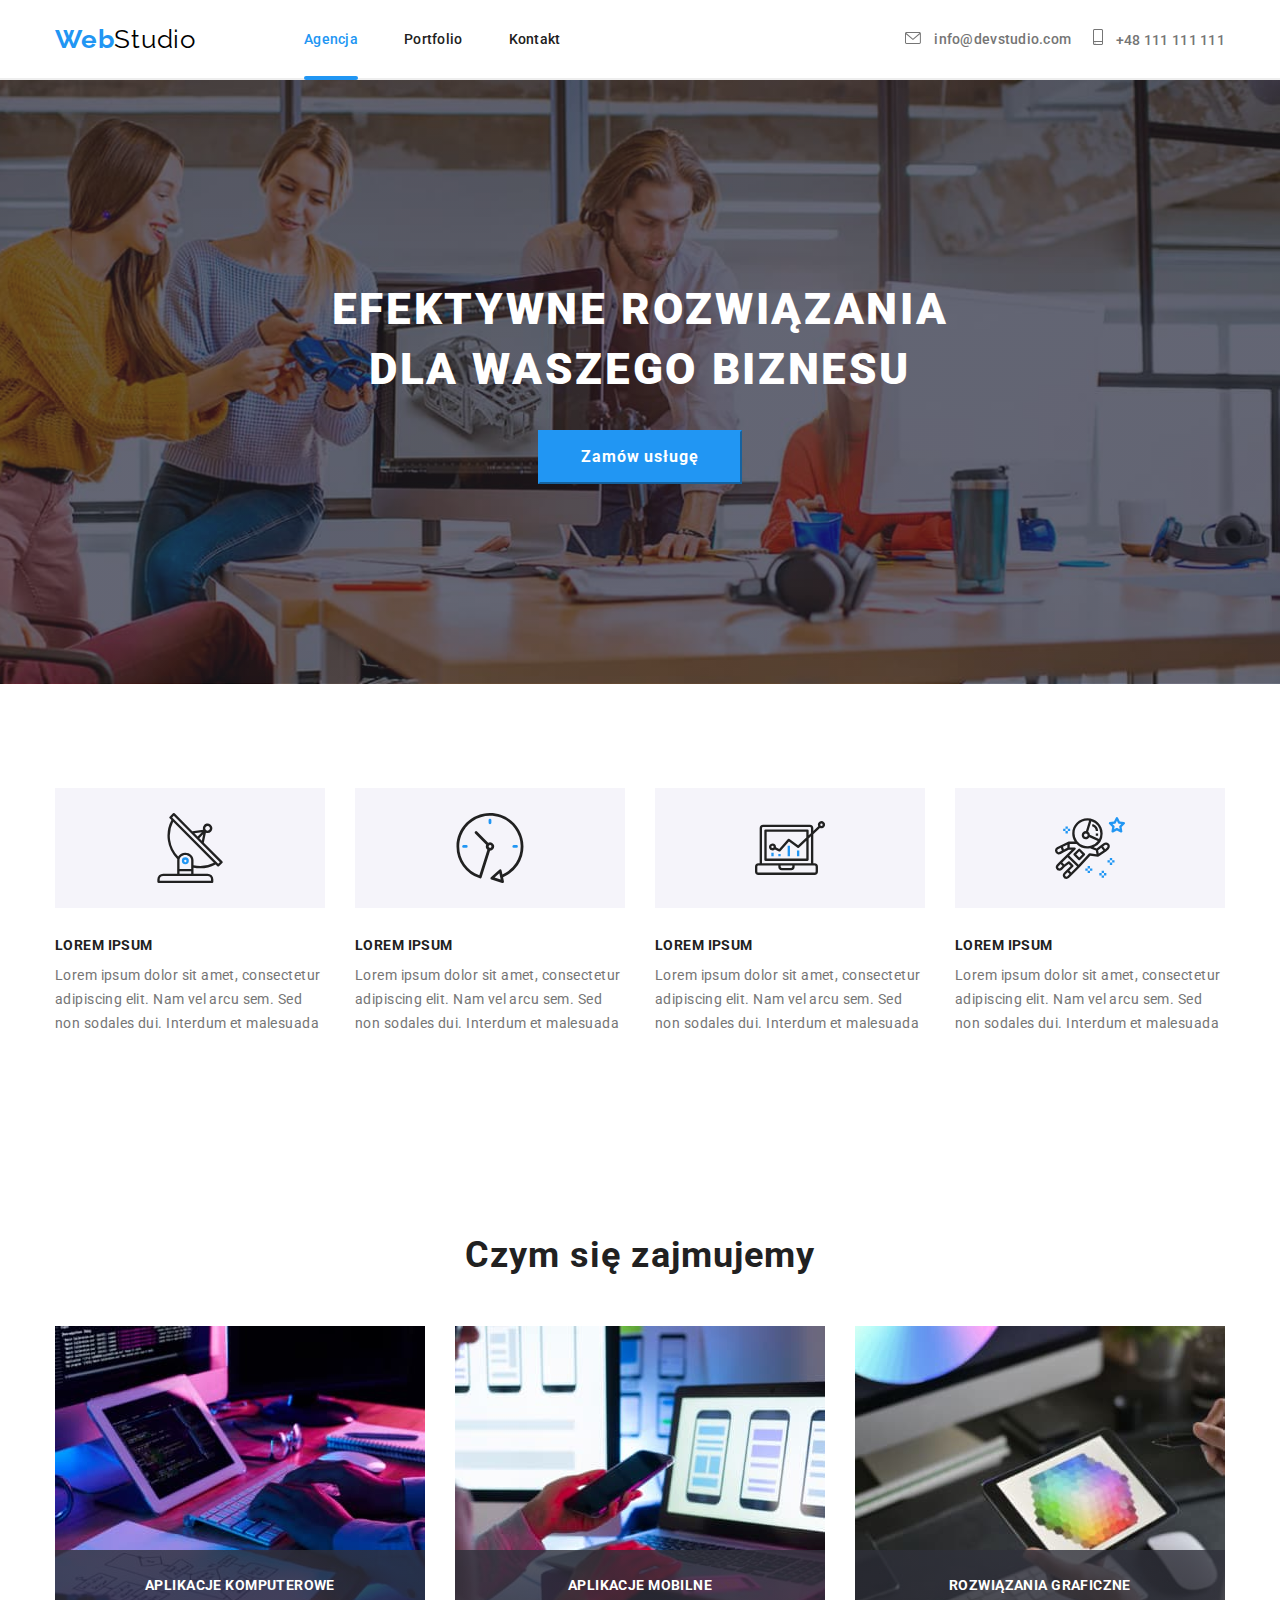
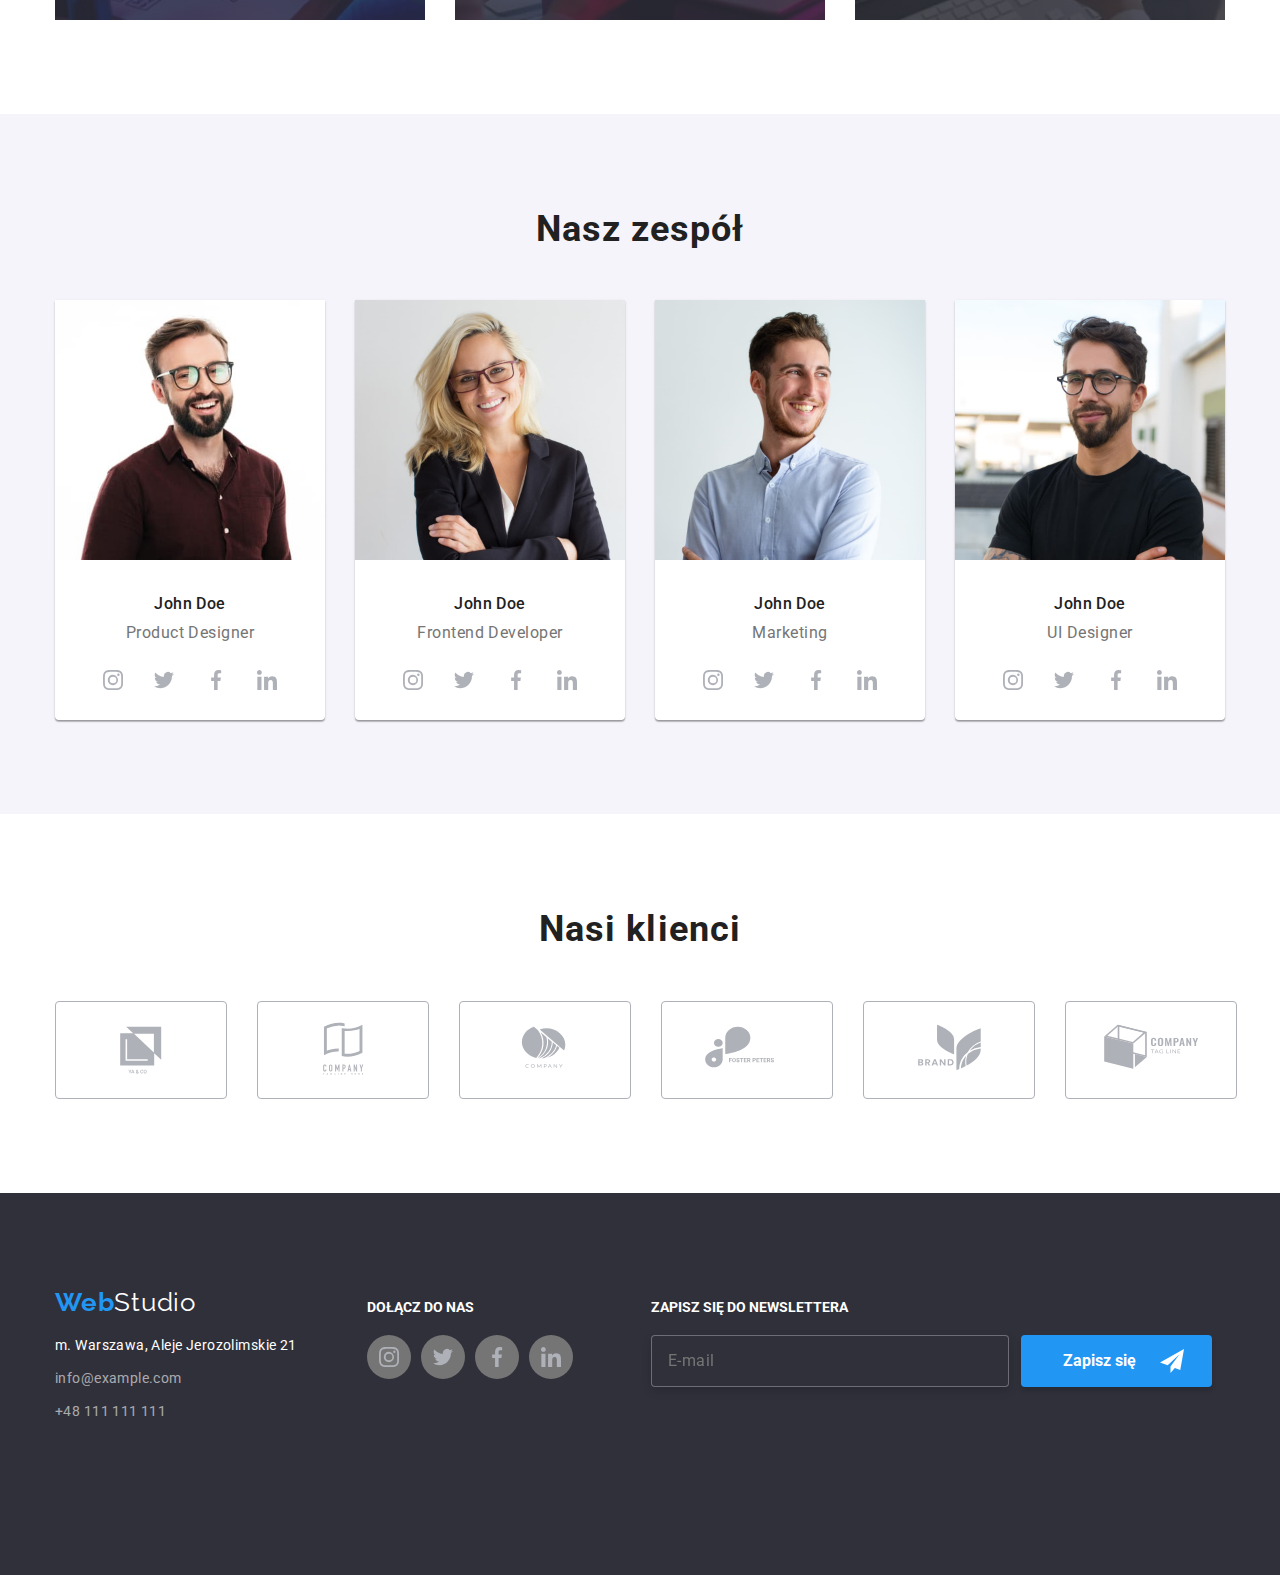
<file: index.html>
<!DOCTYPE html>
<html lang="pl">
  <head>
    <meta charset="UTF-8" />
    <meta http-equiv="X-UA-Compatible" content="IE=edge" />
    <meta name="viewport" content="width=device-width, initial-scale=1.0" />
    <link rel="preconnect" href="https://fonts.googleapis.com" />
    <link rel="preconnect" href="https://fonts.gstatic.com" crossorigin />
    <link
      href="https://fonts.googleapis.com/css2?family=Oleo+Script&family=Raleway:wght@700&family=Roboto:wght@400;500;700;900&display=swap"
      rel="stylesheet"
    />
    <link
      rel="stylesheet"
      href="https://cdnjs.cloudflare.com/ajax/libs/modern-normalize/1.0.0/modern-normalize.min.css"
    />
    <link rel="stylesheet" href="./css/main.min.css" />

    <title>Agencja</title>
  </head>
  <body>
    <header>
      <!-- LOGO -->
      <section class="container-header">
        <div class="container">
          <p class="logo">
            <a class="logo__link" href="./index.html">
              <span class="logo__link logo__link--blue">Web</span
              ><span class="logo__link logo__link--black">Studio</span>
            </a>
          </p>
          <!-- Nawigacja do innych stron -->
          <nav class="nav">
            <ul class="nav__list">
              <li class="nav__item">
                <a class="nav__link nav__link--active" href="./index.html"
                  >Agencja</a
                >
              </li>
              <li class="nav__item">
                <a class="nav__link" href="./portfolio.html">Portfolio</a>
              </li>
              <li class="nav__item">
                <a class="nav__link" href="/Kontakt">Kontakt</a>
              </li>
            </ul>
          </nav>
          <!-- kontakt -->
          <ul class="contact">
            <li class="contact__item">
              <a class="contact__link" href="mailto:info@devstudio.com">
                <svg class="contact__icon" width="16px" height="12px">
                  <use xlink:href="./images/icons.svg#icon-envelope"></use>
                </svg>
                info@devstudio.com
              </a>
            </li>
            <li class="contact__item">
              <a class="contact__link" href="tel:+48111111111">
                <svg class="contact__icon" width="10px" height="16px">
                  <use xlink:href="./images/icons.svg#icon-smartphone"></use>
                </svg>
                +48 111 111 111
              </a>
            </li>
          </ul>
        </div>
      </section>
    </header>

    <main>
      <!-- Intro -->
      <section class="intro">
        <div class="container container--h1">
          <h1 class="intro__heading">
            EFEKTYWNE ROZWIĄZANIA DLA WASZEGO BIZNESU
          </h1>
          <button type="button" class="intro__button" data-modal-open>
            Zamów usługę
          </button>
        </div>
      </section>

      <!-- Sekcja Why us? Lorem Ipsum -->
      <section class="section">
        <div class="container container--describe">
          <h2 class="header-2 header-2--hide">Dlaczego warto nas wybrać?</h2>
          <ul class="card-set">
            <li class="card-set__item">
              <div class="card-set__image">
                <svg class="card-set__icon" width="70" height="70">
                  <use xlink:href="./images/icons.svg#icon-antenna-1"></use>
                </svg>
              </div>
              <h3 class="card-set__title">LOREM IPSUM</h3>
              <p class="card-set__text">
                Lorem ipsum dolor sit amet, consectetur adipiscing elit. Nam vel
                arcu sem. Sed non sodales dui. Interdum et malesuada
              </p>
            </li>
            <li class="card-set__item">
              <div class="card-set__image">
                <svg class="card-set__icon" width="70" height="70">
                  <use xlink:href="./images/icons.svg#icon-clock-1"></use>
                </svg>
              </div>
              <h3 class="card-set__title">LOREM IPSUM</h3>
              <p class="card-set__text">
                Lorem ipsum dolor sit amet, consectetur adipiscing elit. Nam vel
                arcu sem. Sed non sodales dui. Interdum et malesuada
              </p>
            </li>
            <li class="card-set__item">
              <div class="card-set__image">
                <svg class="card-set__icon" width="70" height="70">
                  <use xlink:href="./images/icons.svg#icon-diagram-1"></use>
                </svg>
              </div>
              <h3 class="card-set__title">LOREM IPSUM</h3>
              <p class="card-set__text">
                Lorem ipsum dolor sit amet, consectetur adipiscing elit. Nam vel
                arcu sem. Sed non sodales dui. Interdum et malesuada
              </p>
            </li>
            <li class="card-set__item">
              <div class="card-set__image">
                <svg class="card-set__icon" width="70" height="70">
                  <use xlink:href="./images/icons.svg#icon-astronaut-1 "></use>
                </svg>
              </div>
              <h3 class="card-set__title">LOREM IPSUM</h3>
              <p class="card-set__text">
                Lorem ipsum dolor sit amet, consectetur adipiscing elit. Nam vel
                arcu sem. Sed non sodales dui. Interdum et malesuada
              </p>
            </li>
          </ul>
        </div>
      </section>
      <!-- Sekcja Czym się zajmujemy -->
      <section class="section">
        <div class="container container--img">
          <h2 class="header-2">Czym się zajmujemy</h2>
          <ul class="What-we-do">
            <li class="What-we-do__item">
              <img
                class="What-we-do__img"
                src="images/img.jpg"
                alt="laptop"
                width="370"
                height="294"
              />
              <p class="What-we-do__text">aplikacje komputerowe</p>
            </li>
            <li class="What-we-do__item">
              <img
                class="What-we-do__img"
                src="images/img(1).jpg"
                alt="laptop i pilot"
                width="370"
                height="294"
              />
              <p class="What-we-do__text">aplikacje mobilne</p>
            </li>
            <li class="What-we-do__item">
              <img
                class="What-we-do__img"
                src="images/img(2).jpg"
                alt="tablet/komórka"
                width="370"
                height="294"
              />
              <p class="What-we-do__text">rozwiązania graficzne</p>
            </li>
          </ul>
        </div>
      </section>
      <!-- Sekcja Nasz Zespół team -->
      <section class="section section--team">
        <div class="container container--img">
          <h2 class="header-2">Nasz zespół</h2>

          <ul class="team">
            <li class="team__item">
              <img
                class="team__img"
                src="images/img(3).jpg"
                alt="Product Designer"
                width="270"
                height="260"
              />

              <div class="team__names">John Doe</div>
              <p class="team__position">Product Designer</p>
              <div class="social-media">
                <a class="social-media__item" href="">
                  <svg class="social-media__icon" width="20" height="20">
                    <use xlink:href="./images/icons.svg#icon-instagram-2"></use>
                  </svg>
                </a>
                <a class="social-media__item" href="">
                  <svg class="social-media__icon" width="20" height="20">
                    <use xlink:href="./images/icons.svg#icon-twitter-1"></use>
                  </svg>
                </a>
                <a class="social-media__item" href="">
                  <svg class="social-media__icon" width="20" height="20">
                    <use xlink:href="./images/icons.svg#icon-facebook-1"></use>
                  </svg>
                </a>
                <a class="social-media__item" href="">
                  <svg class="social-media__icon" width="20px" height="20px">
                    <use xlink:href="./images/icons.svg#icon-linkedin-1"></use>
                  </svg>
                </a>
              </div>
            </li>
            <li class="team__item">
              <img
                class="team__img"
                src="images/img(4).jpg"
                alt="Frontend Developer"
                width="270"
                height="260"
              />

              <div class="team__names">John Doe</div>
              <p class="team__position">Frontend Developer</p>
              <div class="social-media">
                <a class="social-media__item" href="">
                  <svg class="social-media__icon" width="20" height="20">
                    <use xlink:href="./images/icons.svg#icon-instagram-2"></use>
                  </svg>
                </a>
                <a class="social-media__item" href="">
                  <svg class="social-media__icon" width="20" height="20">
                    <use xlink:href="./images/icons.svg#icon-twitter-1"></use>
                  </svg>
                </a>
                <a class="social-media__item" href="">
                  <svg class="social-media__icon" width="20" height="20">
                    <use xlink:href="./images/icons.svg#icon-facebook-1"></use>
                  </svg>
                </a>
                <a class="social-media__item" href="">
                  <svg class="social-media__icon" width="20px" height="20px">
                    <use xlink:href="./images/icons.svg#icon-linkedin-1"></use>
                  </svg>
                </a>
              </div>
            </li>
            <li class="team__item">
              <img
                class="team__img"
                src="images/img(5).jpg"
                alt="Marketing"
                width="270"
                height="260"
              />

              <div class="team__names">John Doe</div>
              <p class="team__position">Marketing</p>
              <div class="social-media">
                <a class="social-media__item" href="">
                  <svg class="social-media__icon" width="20" height="20">
                    <use xlink:href="./images/icons.svg#icon-instagram-2"></use>
                  </svg>
                </a>
                <a class="social-media__item" href="">
                  <svg class="social-media__icon" width="20" height="20">
                    <use xlink:href="./images/icons.svg#icon-twitter-1"></use>
                  </svg>
                </a>
                <a class="social-media__item" href="">
                  <svg class="social-media__icon" width="20" height="20">
                    <use xlink:href="./images/icons.svg#icon-facebook-1"></use>
                  </svg>
                </a>
                <a class="social-media__item" href="">
                  <svg class="social-media__icon" width="20px" height="20px">
                    <use xlink:href="./images/icons.svg#icon-linkedin-1"></use>
                  </svg>
                </a>
              </div>
            </li>
            <li class="team__item">
              <img
                class="team__img"
                src="images/img(6).jpg"
                alt="UI Designer"
                width="270"
                height="260"
              />

              <div class="team__names">John Doe</div>
              <p class="team__position">UI Designer</p>
              <div class="social-media">
                <a class="social-media__item" href="">
                  <svg class="social-media__icon" width="20" height="20">
                    <use xlink:href="./images/icons.svg#icon-instagram-2"></use>
                  </svg>
                </a>
                <a class="social-media__item" href="">
                  <svg class="social-media__icon" width="20" height="20">
                    <use xlink:href="./images/icons.svg#icon-twitter-1"></use>
                  </svg>
                </a>
                <a class="social-media__item" href="">
                  <svg class="social-media__icon" width="20" height="20">
                    <use xlink:href="./images/icons.svg#icon-facebook-1"></use>
                  </svg>
                </a>
                <a class="social-media__item" href="">
                  <svg class="social-media__icon" width="20px" height="20px">
                    <use xlink:href="./images/icons.svg#icon-linkedin-1"></use>
                  </svg>
                </a>
              </div>
            </li>
          </ul>
        </div>
      </section>
      <!-- Sekcja Nasi Klienci clients -->
      <section class="section">
        <div class="container container--img">
          <h2 class="header-2">Nasi klienci</h2>
          <ul class="clients">
            <li class="clients__item">
              <a class="client__link" href="">
                <svg class="clients__icon" width="170px" height="92px">
                  <use xlink:href="./images/icons.svg#icon-client-1"></use>
                </svg>
              </a>
            </li>
            <li class="clients__item">
              <a class="client__link" href="">
                <svg class="clients__icon" width="170px" height="92px">
                  <use xlink:href="./images/icons.svg#icon-client-2"></use>
                </svg>
              </a>
            </li>
            <li class="clients__item">
              <a class="client__link" href="">
                <svg class="clients__icon" width="170px" height="92px">
                  <use xlink:href="./images/icons.svg#icon-client-3"></use>
                </svg>
              </a>
            </li>
            <li class="clients__item">
              <a class="client__link" href="">
                <svg class="clients__icon" width="170px" height="92px">
                  <use xlink:href="./images/icons.svg#icon-client-4"></use>
                </svg>
              </a>
            </li>
            <li class="clients__item">
              <a class="client__link" href="">
                <svg class="clients__icon" width="170px" height="92px">
                  <use xlink:href="./images/icons.svg#icon-client-5"></use>
                </svg>
              </a>
            </li>
            <li class="clients__item">
              <a class="client__link" href="">
                <svg class="clients__icon" width="170px" height="92px">
                  <use xlink:href="./images/icons.svg#icon-client-6"></use>
                </svg>
              </a>
            </li>
          </ul>
        </div>
      </section>
    </main>
    <!-- footer -->
    <footer class="section section--footer">
      <div class="container container--footer">
        <div class="container-contact">
          <p class="logo">
            <a class="logo__link" href=""
              ><span class="logo__link logo__link--blue">Web</span
              ><span class="logo__link logo__link--white">Studio</span></a
            >
          </p>
          <address class="footer-data">
            <p class="footer-data__address">
              m. Warszawa, Aleje Jerozolimskie 21
            </p>

            <ul class="footer-data__contact">
              <li class="footer-data__item">
                <a class="footer-data__link" href="mailto:info@example.com"
                  >info@example.com</a
                >
              </li>
              <li class="footer-data__item">
                <a class="footer-data__link" href="tel:+48111111111"
                  >+48 111 111 111</a
                >
              </li>
            </ul>
          </address>
        </div>
        <div class="social-footer">
          <p class="social-footer__text">Dołącz do nas</p>
          <div class="social-media1">
            <a class="social-media1__item" href="">
              <svg class="social-media1__icon" width="20" height="20">
                <use xlink:href="./images/icons.svg#icon-instagram-2"></use>
              </svg>
            </a>
            <a class="social-media1__item" href="">
              <svg class="social-media1__icon" width="20" height="20">
                <use xlink:href="./images/icons.svg#icon-twitter-1"></use>
              </svg>
            </a>
            <a class="social-media1__item" href="">
              <svg class="social-media1__icon" width="20" height="20">
                <use xlink:href="./images/icons.svg#icon-facebook-1"></use>
              </svg>
            </a>
            <a class="social-media1__item" href="">
              <svg class="social-media1__icon" width="20px" height="20px">
                <use xlink:href="./images/icons.svg#icon-linkedin-1"></use>
              </svg>
            </a>
          </div>
        </div>
        <div class="newsletter-footer">
          <p class="newsletter-footer__text">Zapisz się do newslettera</p>

          <form class="newsletter-box">
            <label class="newsletter-box__label">
              <input
                class="newsletter-box__email"
                type="email"
                name="email"
                placeholder="E-mail"
              />
            </label>
            <button class="newsletter-box__button" type="submit">
              <span class="newsletter-box__text">Zapisz się</span>
              <svg class="newsletter-box__icon" width="24" height="24">
                <use xlink:href="./images/icons.svg#icon-icon-send"></use>
              </svg>
            </button>
          </form>
        </div>
      </div>
    </footer>
    <!-- Okno modalne -->
    <div class="backdrop is-hidden" data-modal>
      <div class="modal">
        <button class="modal__exit" data-modal-close>
          <svg width="11px" height="11px">
            <use xlink:href="./images/icons.svg#icon-Vector"></use>
          </svg>
        </button>
        <div>
          <p class="modal__title">Zostaw swoje dane w formularzu poniżej</p>
        </div>
        <form class="form">
          <fieldset class="fieldset">
            <label class="fieldset__label" for="user_name">Imię</label>
            <input
              class="fieldset__input"
              type="text"
              name="imię"
              id="user_name"
              placeholder=""
            />
            <svg class="fieldset__svg" width="18px" height="18px">
              <use
                xlink:href="./images/icons.svg#icon-person-black-18dp-1"
              ></use>
            </svg>
          </fieldset>

          <fieldset class="fieldset">
            <label class="fieldset__label" for="user_tel">Telefon</label>
            <input
              class="fieldset__input"
              type="tel"
              name="tel"
              id="user_tel"
              placeholder=""
            />
            <svg class="fieldset__svg" width="18px" height="18px">
              <use
                xlink:href="./images/icons.svg#icon-phone-black-18dp-1"
              ></use>
            </svg>
          </fieldset>

          <fieldset class="fieldset">
            <label class="fieldset__label" for="user_email">Email</label>
            <input
              class="fieldset__input"
              type="email"
              name="email"
              id="user_email"
              placeholder=""
            />
            <svg class="fieldset__svg" width="18px" height="18px">
              <use
                xlink:href="./images/icons.svg#icon-email-black-18dp-1"
              ></use>
            </svg>
          </fieldset>

          <label class="textarea">
            <span class="textarea__label">Komentarz</span>
            <textarea
              class="textarea__input"
              type="textarea"
              name="text"
              placeholder="Wprowadź tekst"
            ></textarea>
          </label>

          <label class="custom-checkbox">
            <input
              class="custom-checkbox__input"
              type="checkbox"
              name="oswiadczenie"
              value=""
            />
            <span class="custom-checkbox__icon-border">
              <svg class="custom-checkbox__icon" width="11px" height="8px">
                <use xlink:href="./images/icons.svg#icon-Vector-1"></use>
              </svg>
            </span>

            <span class="custom-checkbox__text">
              Oświadczam iż akceptuję
              <a class="custom-checkbox__text--link" href="">Regulamin</a>
              i
              <a class="custom-checkbox__text--link" href=""
                >Politykę prywatności</a
              >.
            </span>
          </label>

          <button class="modal-button" type="submit">Wyślij</button>
        </form>
      </div>
    </div>

    <script src="./js/modal.js"></script>
  </body>
</html>
</file>
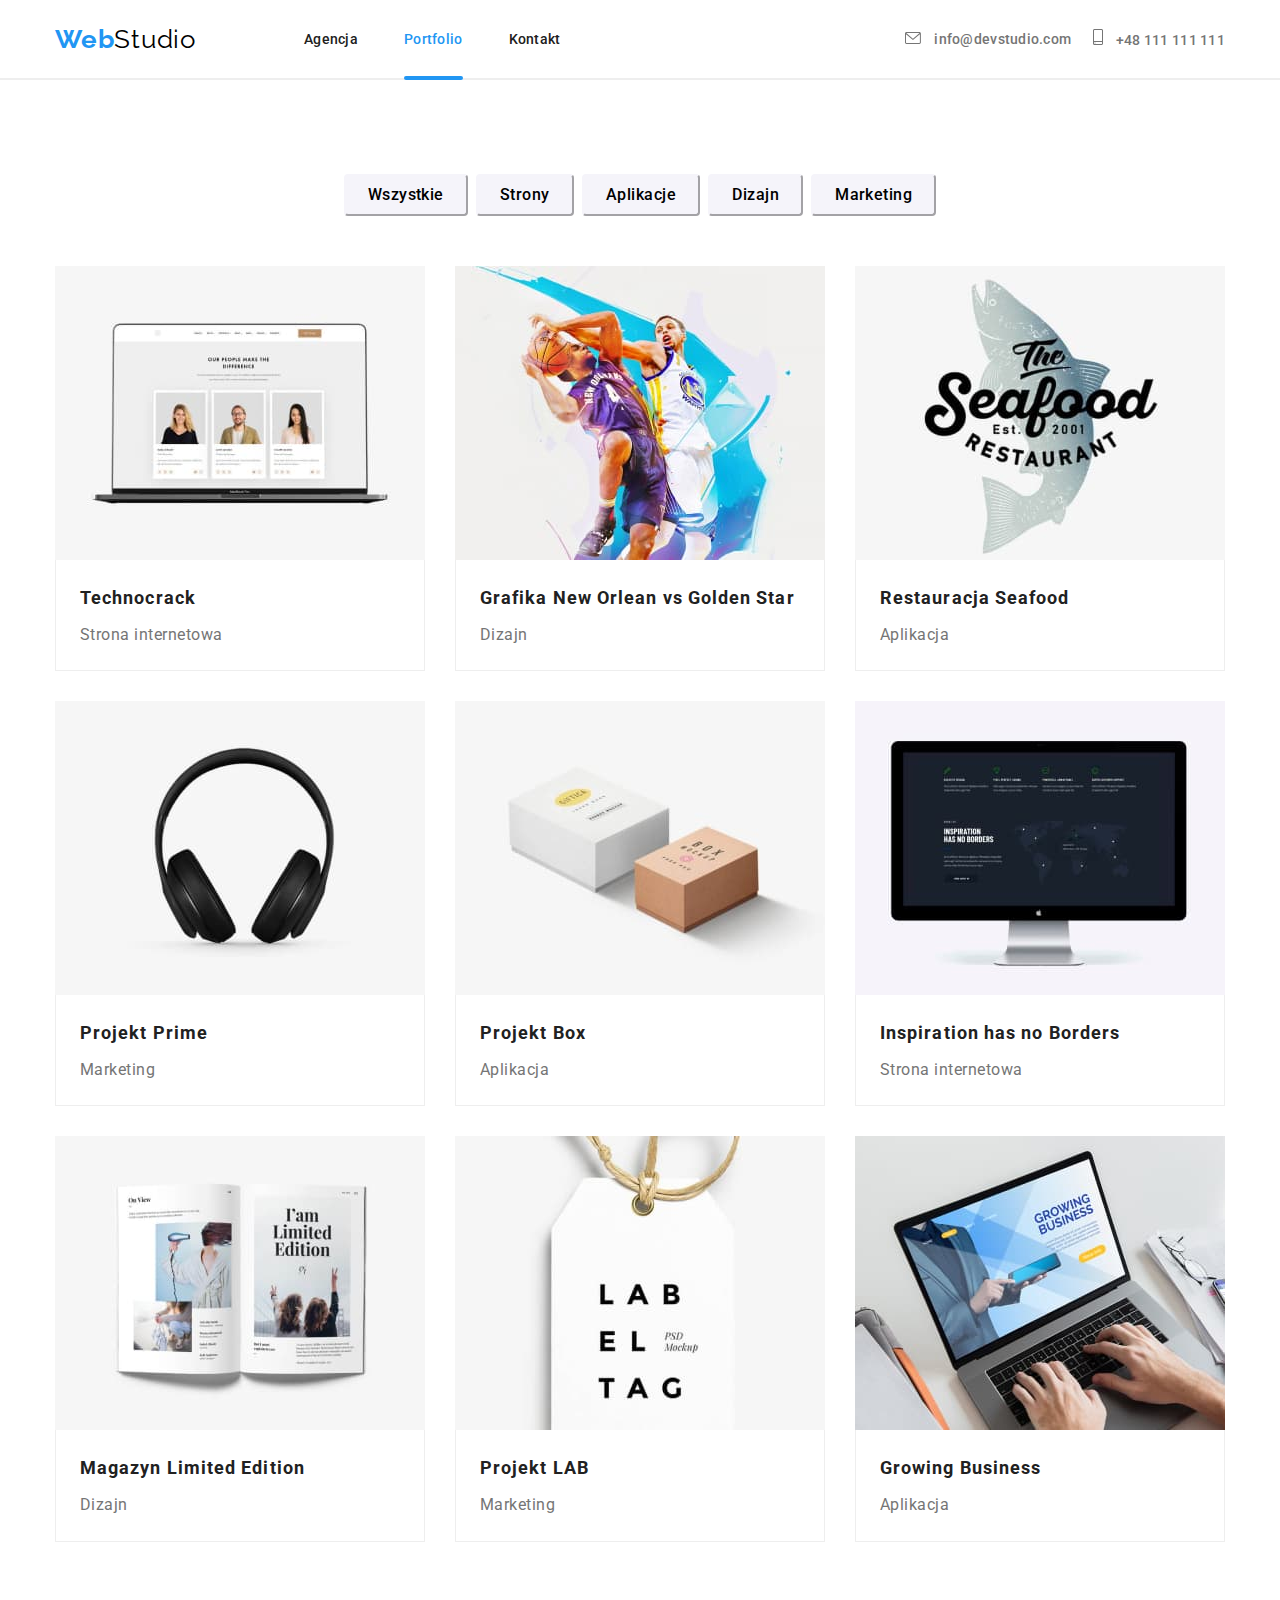
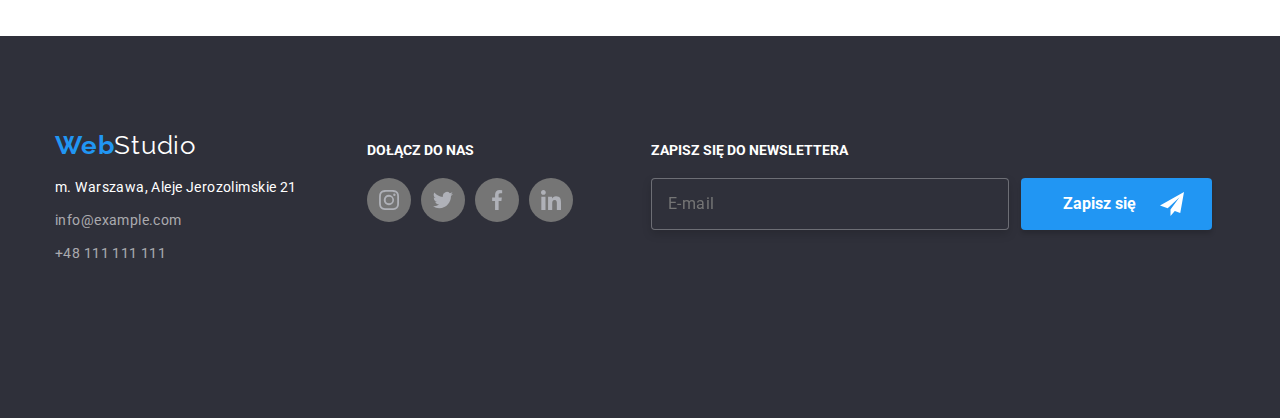
<file: portfolio.html>
<!DOCTYPE html>
<html lang="pl">
  <head>
    <meta charset="UTF-8" />
    <meta http-equiv="X-UA-Compatible" content="IE=edge" />
    <meta name="viewport" content="width=device-width, initial-scale=1.0" />
    <link rel="preconnect" href="https://fonts.googleapis.com" />
    <link rel="preconnect" href="https://fonts.gstatic.com" crossorigin />
    <link
      href="https://fonts.googleapis.com/css2?family=Oleo+Script&family=Raleway:wght@700&family=Roboto:wght@400;500;700;900&display=swap"
      rel="stylesheet"
    />
    <link
      rel="stylesheet"
      href="https://cdnjs.cloudflare.com/ajax/libs/modern-normalize/1.0.0/modern-normalize.min.css"
    />
    <link rel="stylesheet" href="./css/main.min.css" />

    <title>Portfolio</title>
  </head>
  <body>
    <header>
      <section class="container-header">
        <div class="container">
          <p class="logo">
            <a class="logo__link" href="./index.html">
              <span class="logo__link logo__link--blue">Web</span
              ><span class="logo__link logo__link--black">Studio</span>
            </a>
          </p>
          <!-- Nawigacja do innych stron -->
          <nav class="nav">
            <ul class="nav__list">
              <li class="nav__item">
                <a class="nav__link" href="./index.html">Agencja</a>
              </li>
              <li class="nav__item">
                <a class="nav__link nav__link--active" href="./portfolio.html"
                  >Portfolio</a
                >
              </li>
              <li class="nav__item">
                <a class="nav__link" href="/Kontakt">Kontakt</a>
              </li>
            </ul>
          </nav>
          <!-- kontakt -->
          <ul class="contact">
            <li class="contact__item">
              <a class="contact__link" href="mailto:info@devstudio.com">
                <svg class="contact__icon" width="16px" height="12px">
                  <use xlink:href="./images/icons.svg#icon-envelope"></use>
                </svg>
                info@devstudio.com
              </a>
            </li>
            <li class="contact__item">
              <a class="contact__link" href="tel:+48111111111">
                <svg class="contact__icon" width="10px" height="16px">
                  <use xlink:href="./images/icons.svg#icon-smartphone"></use>
                </svg>
                +48 111 111 111
              </a>
            </li>
          </ul>
        </div>
      </section>
    </header>
    <main>
      <!-- buttony - filtr -->
      <section class="container">
        <ul class="container-filter">
          <li class="container-filter__point">
            <button type="button" class="container-filter__item">
              Wszystkie
            </button>
          </li>
          <li class="container-filter__point">
            <button type="button" class="container-filter__item">Strony</button>
          </li>
          <li class="container-filter__point">
            <button type="button" class="container-filter__item">
              Aplikacje
            </button>
          </li>
          <li class="container-filter__point">
            <button type="button" class="container-filter__item">Dizajn</button>
          </li>
          <li class="container-filter__point">
            <button type="button" class="container-filter__item">
              Marketing
            </button>
          </li>
        </ul>
      </section>

      <!-- portfolio - set -->
      <section class="container">
        <ul class="portfolio-set">
          <li class="portfolio-set__item">
            <div class="portfolio-set__box-overlay">
              <div class="portfolio-set__overlay">
                <p>
                  Technocrack jest popularną platformą wykorzystywaną do
                  rozpowszechniania koronawirusa. Firmy wykorzystują tę
                  platformę do celów szpiegowskich i ataków na niezabezpieczone
                  serwery konkurencji
                </p>
              </div>
              <img
                class="portfolio-set__img"
                src="images/port1.jpg"
                alt="zespół, ludzie"
                width="370"
                height="294"
              />
            </div>
            <div class="portfolio-set__description">
              <div class="portfolio-set__text1">Technocrack</div>
              <p class="portfolio-set__text2">Strona internetowa</p>
            </div>
          </li>
          <li class="portfolio-set__item">
            <div class="portfolio-set__box-overlay">
              <div class="portfolio-set__overlay">
                <p>
                  Technocrack jest popularną platformą wykorzystywaną do
                  rozpowszechniania koronawirusa. Firmy wykorzystują tę
                  platformę do celów szpiegowskich i ataków na niezabezpieczone
                  serwery konkurencji
                </p>
              </div>
              <img
                class="portfolio-set__img"
                src="images/port2.jpg"
                alt="koszykówka"
                width="370"
                height="294"
              />
            </div>
            <div class="portfolio-set__description">
              <div class="portfolio-set__text1">
                Grafika New Orlean vs Golden Star
              </div>
              <p class="portfolio-set__text2">Dizajn</p>
            </div>
          </li>
          <li class="portfolio-set__item">
            <div class="portfolio-set__box-overlay">
              <div class="portfolio-set__overlay">
                <p>
                  Technocrack jest popularną platformą wykorzystywaną do
                  rozpowszechniania koronawirusa. Firmy wykorzystują tę
                  platformę do celów szpiegowskich i ataków na niezabezpieczone
                  serwery konkurencji
                </p>
              </div>
              <img
                class="portfolio-set__img"
                src="images/port3.jpg"
                alt="logo restauracji"
                width="370"
                height="294"
              />
            </div>
            <div class="portfolio-set__description">
              <div class="portfolio-set__text1">Restauracja Seafood</div>
              <p class="portfolio-set__text2">Aplikacja</p>
            </div>
          </li>
          <li class="portfolio-set__item">
            <div class="portfolio-set__box-overlay">
              <div class="portfolio-set__overlay">
                <p>
                  Technocrack jest popularną platformą wykorzystywaną do
                  rozpowszechniania koronawirusa. Firmy wykorzystują tę
                  platformę do celów szpiegowskich i ataków na niezabezpieczone
                  serwery konkurencji
                </p>
              </div>
              <img
                class="portfolio-set__img"
                src="images/port4.jpg"
                alt="słuchawki"
                width="370"
                height="294"
              />
            </div>
            <div class="portfolio-set__description">
              <div class="portfolio-set__text1">Projekt Prime</div>
              <p class="portfolio-set__text2">Marketing</p>
            </div>
          </li>
          <li class="portfolio-set__item">
            <div class="portfolio-set__box-overlay">
              <div class="portfolio-set__overlay">
                <p>
                  Technocrack jest popularną platformą wykorzystywaną do
                  rozpowszechniania koronawirusa. Firmy wykorzystują tę
                  platformę do celów szpiegowskich i ataków na niezabezpieczone
                  serwery konkurencji
                </p>
              </div>
              <img
                class="portfolio-set__img"
                src="images/port5.jpg"
                alt="pudełka"
                width="370"
                height="294"
              />
            </div>
            <div class="portfolio-set__description">
              <div class="portfolio-set__text1">Projekt Box</div>
              <p class="portfolio-set__text2">Aplikacja</p>
            </div>
          </li>
          <li class="portfolio-set__item">
            <div class="portfolio-set__box-overlay">
              <div class="portfolio-set__overlay">
                <p>
                  Technocrack jest popularną platformą wykorzystywaną do
                  rozpowszechniania koronawirusa. Firmy wykorzystują tę
                  platformę do celów szpiegowskich i ataków na niezabezpieczone
                  serwery konkurencji
                </p>
              </div>
              <img
                class="portfolio-set__img"
                src="images/port6.jpg"
                alt="monitor"
                width="370"
                height="294"
              />
            </div>
            <div class="portfolio-set__description">
              <div class="portfolio-set__text1">Inspiration has no Borders</div>
              <p class="portfolio-set__text2">Strona internetowa</p>
            </div>
          </li>
          <li class="portfolio-set__item">
            <div class="portfolio-set__box-overlay">
              <div class="portfolio-set__overlay">
                <p>
                  Technocrack jest popularną platformą wykorzystywaną do
                  rozpowszechniania koronawirusa. Firmy wykorzystują tę
                  platformę do celów szpiegowskich i ataków na niezabezpieczone
                  serwery konkurencji
                </p>
              </div>
              <img
                class="portfolio-set__img"
                src="images/port7.jpg"
                alt="magazyn"
                width="370"
                height="294"
              />
            </div>
            <div class="portfolio-set__description">
              <div class="portfolio-set__text1">Magazyn Limited Edition</div>
              <p class="portfolio-set__text2">Dizajn</p>
            </div>
          </li>
          <li class="portfolio-set__item">
            <div class="portfolio-set__box-overlay">
              <div class="portfolio-set__overlay">
                <p>
                  Technocrack jest popularną platformą wykorzystywaną do
                  rozpowszechniania koronawirusa. Firmy wykorzystują tę
                  platformę do celów szpiegowskich i ataków na niezabezpieczone
                  serwery konkurencji
                </p>
              </div>
              <img
                class="portfolio-set__img"
                src="images/port8.jpg"
                alt="lab"
                width="370"
                height="294"
              />
            </div>
            <div class="portfolio-set__description">
              <div class="portfolio-set__text1">Projekt LAB</div>
              <p class="portfolio-set__text2">Marketing</p>
            </div>
          </li>
          <li class="portfolio-set__item">
            <div class="portfolio-set__box-overlay">
              <div class="portfolio-set__overlay">
                <p>
                  Technocrack jest popularną platformą wykorzystywaną do
                  rozpowszechniania koronawirusa. Firmy wykorzystują tę
                  platformę do celów szpiegowskich i ataków na niezabezpieczone
                  serwery konkurencji
                </p>
              </div>
              <img
                class="portfolio-set__img"
                src="images/port9.jpg"
                alt="laptop"
                width="370"
                height="294"
              />
            </div>
            <div class="portfolio-set__description">
              <div class="portfolio-set__text1">Growing Business</div>
              <p class="portfolio-set__text2">Aplikacja</p>
            </div>
          </li>
        </ul>
      </section>
    </main>

    <footer class="section section--footer">
      <div class="container container--footer">
        <div class="container-contact">
          <p class="logo">
            <a class="logo__link" href=""
              ><span class="logo__link logo__link--blue">Web</span
              ><span class="logo__link logo__link--white">Studio</span></a
            >
          </p>
          <address class="footer-data">
            <p class="footer-data__address">
              m. Warszawa, Aleje Jerozolimskie 21
            </p>

            <ul class="footer-data__contact">
              <li class="footer-data__item">
                <a class="footer-data__link" href="mailto:info@example.com"
                  >info@example.com</a
                >
              </li>
              <li class="footer-data__item">
                <a class="footer-data__link" href="tel:+48111111111"
                  >+48 111 111 111</a
                >
              </li>
            </ul>
          </address>
        </div>
        <div class="social-footer">
          <p class="social-footer__text">Dołącz do nas</p>
          <div class="social-media1">
            <a class="social-media1__item" href="">
              <svg class="social-media1__icon" width="20" height="20">
                <use xlink:href="./images/icons.svg#icon-instagram-2"></use>
              </svg>
            </a>
            <a class="social-media1__item" href="">
              <svg class="social-media1__icon" width="20" height="20">
                <use xlink:href="./images/icons.svg#icon-twitter-1"></use>
              </svg>
            </a>
            <a class="social-media1__item" href="">
              <svg class="social-media1__icon" width="20" height="20">
                <use xlink:href="./images/icons.svg#icon-facebook-1"></use>
              </svg>
            </a>
            <a class="social-media1__item" href="">
              <svg class="social-media1__icon" width="20px" height="20px">
                <use xlink:href="./images/icons.svg#icon-linkedin-1"></use>
              </svg>
            </a>
          </div>
        </div>
        <div class="newsletter-footer">
          <p class="newsletter-footer__text">Zapisz się do newslettera</p>

          <form class="newsletter-box">
            <label class="newsletter-box__label">
              <input
                class="newsletter-box__email"
                type="email"
                name="email"
                placeholder="E-mail"
              />
            </label>
            <button class="newsletter-box__button" type="submit">
              <span class="newsletter-box__text">Zapisz się</span>
              <svg class="newsletter-box__icon" width="24" height="24">
                <use xlink:href="./images/icons.svg#icon-icon-send"></use>
              </svg>
            </button>
          </form>
        </div>
      </div>
    </footer>
  </body>
</html>
</file>
<file: css/main.min.css>
:root{--logo1-color: #2196f3;--logo2-color: #000000;--color-header: #ffffff;--color-h2: #212121;--color-par: #757575;--color-border: #eeeeee;--background-color: #2f303a;--filter-color: #f5f4fa;--svg-color-fill: #afb1b8}*::after,*::before{margin:0;padding:0}h1,h2,h3,p,ul{margin:0 0;padding:0 0}ul{list-style-type:none}body{font-family:"Roboto",sans-serif;color:var(--color-h2);margin:0;-webkit-box-sizing:border-box;box-sizing:border-box}.title{font-family:"Raleway"}.section{padding-top:94px;padding-bottom:94px}.section--team{background-color:var(--filter-color)}.section--footer{background-color:var(--background-color)}.container{display:-webkit-box;display:-ms-flexbox;display:flex;width:100%;max-width:1200px;padding:0 15px;margin:0 auto}.container--h1{display:block;padding:200px 0}.container--describe{display:block}.container--img{display:block;-webkit-box-pack:center;-ms-flex-pack:center;justify-content:center;-webkit-box-align:center;-ms-flex-align:center;align-items:center}.container--footer{display:-webkit-box;display:-ms-flexbox;display:flex}.container-contact{display:block}.backdrop{position:fixed;display:-webkit-box;display:-ms-flexbox;display:flex;top:0;left:0;width:100%;height:100%;visibility:visible;pointer-events:auto;background-color:rgba(0,0,0,.5);-webkit-transition:-webkit-transform 250ms;transition:-webkit-transform 250ms;transition:transform 250ms;transition:transform 250ms, -webkit-transform 250ms}.is-hidden{-webkit-transform:translatey(-100%);transform:translatey(-100%)}.container-header{-webkit-box-pack:justify;-ms-flex-pack:justify;justify-content:space-between;border-bottom:2px solid var(--color-border);padding:15px 0}.logo{display:-webkit-box;display:-ms-flexbox;display:flex;margin-right:93px;padding:0;-webkit-box-align:center;-ms-flex-align:center;align-items:center;text-decoration:none}.logo:hover,.logo:focus{color:var(--logo1-color);border-color:var(--logo1-color);text-decoration:underline;-webkit-text-decoration-color:var(--logo1-color);text-decoration-color:var(--logo1-color)}.logo__link{text-decoration:none}.logo__link--blue{font-family:"Raleway";font-style:normal;font-weight:700;font-size:26px;line-height:1.19;letter-spacing:.03em;color:var(--logo1-color)}.logo__link--black{font-family:"Raleway";font-size:26px;line-height:1.19;letter-spacing:.03em;color:var(--logo2-color)}.logo__link--white{font-family:"Raleway";font-size:26px;line-height:1.19;letter-spacing:.03em;color:var(--color-header)}.nav__list{display:-webkit-box;display:-ms-flexbox;display:flex;padding:15px 15px;margin-right:auto;gap:46px;-webkit-box-pack:space-evenly;-ms-flex-pack:space-evenly;justify-content:space-evenly;list-style:none;-webkit-box-align:center;-ms-flex-align:center;align-items:center}.nav__link{color:var(--color-h2);font-weight:500;font-size:14px;line-height:1.14;letter-spacing:.02em;text-decoration:none;-webkit-transition-duration:250ms;transition-duration:250ms;-webkit-transition-timing-function:cubic-bezier(0.4, 0, 0.2, 1);transition-timing-function:cubic-bezier(0.4, 0, 0.2, 1)}.nav__link:hover,.nav__link:focus{background-color:var(--color-header);color:var(--logo1-color);border-color:var(--logo1-color);fill:var(--logo1-color)}.nav__link--active{color:var(--logo1-color);position:relative;text-decoration:none;font-weight:500;font-size:14px;line-height:1.14;letter-spacing:.02em}.nav__link--active:after{content:"";position:absolute;bottom:-33px;left:0px;width:100%;height:4px;background-color:var(--logo1-color);border-radius:2px}.contact{display:-webkit-box;display:-ms-flexbox;display:flex;margin-left:auto;width:320px;-webkit-box-pack:justify;-ms-flex-pack:justify;justify-content:space-between;-webkit-box-align:center;-ms-flex-align:center;align-items:center;list-style:none}.contact__icon{fill:var(--color-par);margin-right:10px;-webkit-transition-duration:250ms;transition-duration:250ms;-webkit-transition-timing-function:cubic-bezier(0.4, 0, 0.2, 1);transition-timing-function:cubic-bezier(0.4, 0, 0.2, 1)}.contact__link{color:var(--color-par);font-weight:500;font-size:14px;line-height:1.14;letter-spacing:.02em;text-decoration:none;-webkit-transition-duration:250ms;transition-duration:250ms;-webkit-transition-timing-function:cubic-bezier(0.4, 0, 0.2, 1);transition-timing-function:cubic-bezier(0.4, 0, 0.2, 1)}.contact__link:hover,.contact__link:focus{background-color:var(--color-header);color:var(--logo1-color);border-color:var(--logo1-color);fill:var(--logo1-color)}.contact__link:hover svg,.contact__link:focus svg{fill:var(--logo1-color)}.intro{background:-webkit-gradient(linear, left top, left bottom, from(rgba(47, 48, 58, 0.4)), to(rgba(47, 48, 58, 0.4))),url("../images/backgrund.jpg");background:linear-gradient(rgba(47, 48, 58, 0.4), rgba(47, 48, 58, 0.4)),url("../images/backgrund.jpg");background-position:100% 100%;background-size:cover;background-repeat:no-repeat}.intro__heading{text-align:center;margin:0 auto 30px;width:696px;text-transform:uppercase;font-weight:900;font-size:44px;line-height:1.36;letter-spacing:.06em;color:var(--color-header)}.intro__button{display:-webkit-box;display:-ms-flexbox;display:flex;-webkit-box-pack:center;-ms-flex-pack:center;justify-content:center;margin:0 auto;padding:10px 41px;font-family:"Roboto";font-weight:700;font-size:16px;line-height:1.875;letter-spacing:.06em;color:var(--color-header);background-color:var(--logo1-color);border-color:var(--logo1-color)}.header-2{margin-bottom:50px;font-size:36px;line-height:1.17;text-align:center;letter-spacing:.03em;color:var(--color-h2)}.header-2--hide{opacity:0;pointer-events:none;position:absolute}.card-set{display:-webkit-box;display:-ms-flexbox;display:flex;padding-bottom:10px;-ms-flex-wrap:nowrap;flex-wrap:nowrap;gap:30px;list-style:none}.card-set__item{-ms-flex-preferred-size:calc((100% - 90px)/4);flex-basis:calc((100% - 90px)/4);padding-top:10px;-webkit-box-align:stretch;-ms-flex-align:stretch;align-items:stretch}.card-set__image{width:270px;height:120px;display:-webkit-box;display:-ms-flexbox;display:flex;-webkit-box-pack:center;-ms-flex-pack:center;justify-content:center;-webkit-box-align:center;-ms-flex-align:center;align-items:center;background-color:var(--filter-color);margin-bottom:30px}.card-set__title{margin-bottom:10px;font-size:14px;line-height:1.14;letter-spacing:.03em;margin-bottom:10px;text-transform:uppercase;color:var(--color-h2)}.card-set__text{font-size:14px;line-height:1.71;letter-spacing:.03em;color:var(--color-par)}.What-we-do{display:-webkit-box;display:-ms-flexbox;display:flex;gap:30px;-webkit-box-align:start;-ms-flex-align:start;align-items:flex-start}.What-we-do__item{-ms-flex-preferred-size:calc((100% - 40px)/3);flex-basis:calc((100% - 40px)/3);position:relative;display:block}.What-we-do__img{display:block}.What-we-do__text{position:absolute;margin:0;width:100%;height:70px;bottom:0;background-image:-webkit-gradient(linear, left top, left bottom, from(rgba(47, 48, 58, 0.8)), to(rgba(47, 48, 58, 0.8)));background-image:linear-gradient(rgba(47, 48, 58, 0.8), rgba(47, 48, 58, 0.8));padding:27px 90px;font-weight:700;font-size:14px;line-height:16px;text-align:center;letter-spacing:.03em;text-transform:uppercase;color:var(--color-header)}.team{display:-webkit-box;display:-ms-flexbox;display:flex;list-style:none;gap:30px}.team__item{background-color:var(--color-header);-webkit-box-shadow:0px 1px 3px rgba(0,0,0,.12),0px 1px 1px rgba(0,0,0,.14),0px 2px 1px rgba(0,0,0,.2);box-shadow:0px 1px 3px rgba(0,0,0,.12),0px 1px 1px rgba(0,0,0,.14),0px 2px 1px rgba(0,0,0,.2);border-radius:0px 0px 4px 4px}.team__names{font-family:"Roboto";font-weight:500;font-size:16px;line-height:1.19;text-align:center;letter-spacing:.03em;color:var(--color-h2);margin-top:30px;margin-bottom:10px}.team__position{font-size:16px;line-height:1.19;text-align:center;letter-spacing:.03em;color:var(--color-par)}.social-media{display:-webkit-box;display:-ms-flexbox;display:flex;margin:16px 32px 18px 32px;width:206px;height:44px;-webkit-box-align:center;-ms-flex-align:center;align-items:center;-ms-flex-pack:distribute;justify-content:space-around}.social-media__item{padding:12px 12px;width:44px;height:44px;border-radius:50%;background-color:var(--color-header);fill:var(--svg-color-fill);-webkit-transition-duration:250ms;transition-duration:250ms;-webkit-transition-timing-function:cubic-bezier(0.4, 0, 0.2, 1);transition-timing-function:cubic-bezier(0.4, 0, 0.2, 1)}.social-media__item:hover{background-color:var(--logo1-color);fill:var(--color-header)}.clients{display:-webkit-box;display:-ms-flexbox;display:flex;gap:30px}.clients__item{-ms-flex-preferred-size:calc((100% - 150px)/6);flex-basis:calc((100% - 150px)/6);border:1px solid var(--svg-color-fill);border-radius:4px;fill:var(--svg-color-fill);display:-webkit-box;display:-ms-flexbox;display:flex;-webkit-box-pack:center;-ms-flex-pack:center;justify-content:center;-webkit-box-align:center;-ms-flex-align:center;align-items:center;-webkit-transition-duration:250ms;transition-duration:250ms;-webkit-transition-timing-function:cubic-bezier(0.4, 0, 0.2, 1);transition-timing-function:cubic-bezier(0.4, 0, 0.2, 1)}.clients__item:hover{fill:var(--logo1-color);background-color:var(--color-header);border-color:var(--logo1-color)}.footer-data{white-space:nowrap;font-style:normal;font-size:14px;line-height:24px;padding-top:15px;letter-spacing:.03em}.footer-data__address{color:var(--color-header)}.footer-data__item{margin-top:9px}.footer-data__link{list-style:none;text-decoration:none;color:rgba(255,255,255,.6);-webkit-transition-duration:250ms;transition-duration:250ms;-webkit-transition-timing-function:cubic-bezier(0.4, 0, 0.2, 1);transition-timing-function:cubic-bezier(0.4, 0, 0.2, 1)}.footer-data__link:hover,.footer-data__link:focus{background-color:var(--logo1-color);color:var(--color-header);border-color:var(--logo1-color);text-decoration:underline}.social-footer{margin:0 78px 100px 70px;padding-top:12px}.social-footer__text{color:var(--color-header);text-transform:uppercase;font-weight:700;font-size:14px;line-height:1.17}.social-media1{display:-webkit-box;display:-ms-flexbox;display:flex;gap:10px}.social-media1__item{width:44px;height:44px;padding:12px;border-radius:50%;-ms-flex-preferred-size:calc((100% - 30px)/4);flex-basis:calc((100% - 30px)/4);background-color:var(--color-par);fill:var(--svg-color-fill);margin-left:0px;margin-top:20px;-webkit-transition-duration:250ms;transition-duration:250ms;-webkit-transition-timing-function:cubic-bezier(0.4, 0, 0.2, 1);transition-timing-function:cubic-bezier(0.4, 0, 0.2, 1)}.social-media1__item:hover{background-color:var(--logo1-color);fill:var(--color-header)}.newsletter-footer{margin:0 auto 94px 0px;padding-top:12px}.newsletter-footer__text{color:var(--color-header);text-transform:uppercase;font-weight:700;font-size:14px;line-height:1.17}.newsletter-box{display:-webkit-box;display:-ms-flexbox;display:flex;margin-top:20px}.newsletter-box__email{width:358px;margin-right:12px;padding:15px 295px 15px 16px;font-size:16px;line-height:1.25;display:-webkit-box;display:-ms-flexbox;display:flex;-webkit-box-align:center;-ms-flex-align:center;align-items:center;letter-spacing:.03em;color:rgba(255,255,255,.6);background-color:var(--background-color);border:1px solid rgba(255,255,255,.3);-webkit-filter:drop-shadow(0px 4px 4px rgba(0, 0, 0, 0.15));filter:drop-shadow(0px 4px 4px rgba(0, 0, 0, 0.15));border-radius:4px}.newsletter-box__button{display:-webkit-box;display:-ms-flexbox;display:flex;padding-left:42px;padding-right:28px;background:var(--logo1-color);-webkit-box-shadow:0px 4px 4px rgba(0,0,0,.15);box-shadow:0px 4px 4px rgba(0,0,0,.15);border-radius:4px;border:none}.newsletter-box__text{white-space:nowrap;margin-top:10px;margin-bottom:10px;margin-right:24px;font-weight:700;color:var(--color-header);font-size:16px;line-height:1.88}.newsletter-box__icon{margin-top:13px;margin-bottom:13px}.container-filter{display:-webkit-box;display:-ms-flexbox;display:flex;margin:0 auto;padding-top:94px;padding-bottom:50px;gap:8px;-webkit-box-pack:space-evenly;-ms-flex-pack:space-evenly;justify-content:space-evenly}.container-filter__point{list-style:none}.container-filter__item{font-family:"Roboto";font-weight:500;font-size:16px;line-height:1.62;text-align:center;letter-spacing:.03em;padding:6px 22px;color:var(--logo2-color);background-color:var(--filter-color);border-radius:4px;border-color:var(--filter-color);-webkit-transition-duration:250ms;transition-duration:250ms;-webkit-transition-timing-function:cubic-bezier(0.4, 0, 0.2, 1);transition-timing-function:cubic-bezier(0.4, 0, 0.2, 1)}.container-filter__item:hover,.container-filter__item:focus{background-color:var(--logo1-color);color:var(--color-header);border-color:var(--logo1-color);text-decoration:none;-webkit-box-shadow:0px 3px 1px rgba(0,0,0,.1),0px 1px 2px rgba(0,0,0,.08),0px 2px 2px rgba(0,0,0,.12);box-shadow:0px 3px 1px rgba(0,0,0,.1),0px 1px 2px rgba(0,0,0,.08),0px 2px 2px rgba(0,0,0,.12);border-radius:4px}.portfolio-set{display:-webkit-box;display:-ms-flexbox;display:flex;padding-bottom:94px;-ms-flex-wrap:wrap;flex-wrap:wrap;list-style:none;-webkit-box-pack:justify;-ms-flex-pack:justify;justify-content:space-between;gap:30px}.portfolio-set__item{-ms-flex-preferred-size:13.3333333333;flex-basis:13.3333333333;-webkit-transition-duration:250ms;transition-duration:250ms;-webkit-transition-timing-function:cubic-bezier(0.4, 0, 0.2, 1);transition-timing-function:cubic-bezier(0.4, 0, 0.2, 1)}.portfolio-set__item:hover{-webkit-box-shadow:0px 1px 1px rgba(0,0,0,.12),0px 4px 4px rgba(0,0,0,.06),1px 4px 6px rgba(0,0,0,.16);box-shadow:0px 1px 1px rgba(0,0,0,.12),0px 4px 4px rgba(0,0,0,.06),1px 4px 6px rgba(0,0,0,.16)}.portfolio-set__img{display:block;margin:0}.portfolio-set__text1{font-weight:700;font-size:18px;line-height:2;letter-spacing:.06em;color:var(--color-h2);margin-bottom:4px}.portfolio-set__text2{font-size:16px;line-height:1.88;letter-spacing:.03em;color:var(--color-par)}.portfolio-set__description{border:1px solid var(--color-border);border-top:none;padding:20px 24px}.portfolio-set__box-overlay{position:relative;width:370px;height:294px;overflow:hidden}.portfolio-set__overlay{position:absolute;width:100%;height:100%;background-color:rgba(33,150,243,.9);-webkit-transform:translatey(100%);transform:translatey(100%);-webkit-transition:-webkit-transform 250ms cubic-bezier(0.4, 0, 0.2, 1);transition:-webkit-transform 250ms cubic-bezier(0.4, 0, 0.2, 1);transition:transform 250ms cubic-bezier(0.4, 0, 0.2, 1);transition:transform 250ms cubic-bezier(0.4, 0, 0.2, 1), -webkit-transform 250ms cubic-bezier(0.4, 0, 0.2, 1)}.portfolio-set__overlay>p{font-size:18px;line-height:1.56;letter-spacing:.03em;color:var(--color-header);margin:49px 45px 49px 29px}.portfolio-set__item:hover .portfolio-set__overlay{-webkit-transform:translatey(0);transform:translatey(0)}.modal{position:relative;margin:auto;padding:40px;background-color:var(--color-header);-webkit-box-shadow:0px 1px 3px rgba(0,0,0,.12),0px 1px 1px rgba(0,0,0,.14),0px 2px 1px rgba(0,0,0,.2);box-shadow:0px 1px 3px rgba(0,0,0,.12),0px 1px 1px rgba(0,0,0,.14),0px 2px 1px rgba(0,0,0,.2);border-radius:4px;-webkit-box-orient:vertical;-webkit-box-direction:normal;-ms-flex-direction:column;flex-direction:column}.modal__exit{position:absolute;top:8px;right:8px;display:-webkit-box;display:-ms-flexbox;display:flex;-webkit-box-pack:center;-ms-flex-pack:center;justify-content:center;-webkit-box-align:center;-ms-flex-align:center;align-items:center;cursor:pointer;width:30px;height:30px;border-radius:50%;border:1px solid rgba(0,0,0,.1);background:var(--color-header)}.modal__title{margin-bottom:12px;font-weight:700;font-size:20px;line-height:23px;text-align:center;letter-spacing:.03em;color:var(--color-h2)}.fieldset{position:relative;display:-webkit-box;display:-ms-flexbox;display:flex;-webkit-box-align:center;-ms-flex-align:center;align-items:center;padding:0px;width:448px;margin-top:28px;border:1px solid rgba(33,33,33,.2);border-radius:4px;-webkit-transition-duration:250ms;transition-duration:250ms;-webkit-transition-timing-function:cubic-bezier(0.4, 0, 0.2, 1);transition-timing-function:cubic-bezier(0.4, 0, 0.2, 1)}.fieldset:focus-within{border:1px solid var(--logo1-color);border-radius:4px;fill:var(--logo1-color)}.fieldset__svg{position:absolute;top:1px;left:1px;margin:11px 12px}.fieldset__label{position:absolute;top:-18px;font-size:12px;line-height:1.17;letter-spacing:.01em;color:var(--color-par)}.fieldset__input{outline:0;border:0;background-color:rgba(0,0,0,0);width:100%;padding:13px 13px 13px 40px;font-size:12px;line-height:14px;letter-spacing:.01em;color:var(--color-par)}.textarea{display:block;margin-top:10px}.textarea__label{font-size:12px;line-height:1.17;letter-spacing:.01em;color:#757575}.textarea__input{margin-top:4px;margin-bottom:20px;width:100%;height:120px;resize:none;border:none;padding:12px 16px;color:#757575;border:1px solid rgba(33,33,33,.2);border-radius:4px;-webkit-transition-duration:250ms;transition-duration:250ms;-webkit-transition-timing-function:cubic-bezier(0.4, 0, 0.2, 1);transition-timing-function:cubic-bezier(0.4, 0, 0.2, 1)}.textarea__input::-webkit-input-placeholder{font-size:12px;line-height:1.16;letter-spacing:.01em;color:rgba(117,117,117,.5)}.textarea__input::-moz-placeholder{font-size:12px;line-height:1.16;letter-spacing:.01em;color:rgba(117,117,117,.5)}.textarea__input:-ms-input-placeholder{font-size:12px;line-height:1.16;letter-spacing:.01em;color:rgba(117,117,117,.5)}.textarea__input::-ms-input-placeholder{font-size:12px;line-height:1.16;letter-spacing:.01em;color:rgba(117,117,117,.5)}.textarea__input::placeholder{font-size:12px;line-height:1.16;letter-spacing:.01em;color:rgba(117,117,117,.5)}.textarea__input:focus{outline:none;border:1px solid #2196f3;border-radius:4px}.custom-checkbox{position:relative;display:-webkit-inline-box;display:-ms-inline-flexbox;display:inline-flex}.custom-checkbox__input{position:absolute;left:14px;opacity:0}.custom-checkbox__input:checked+.custom-checkbox__icon-border{border:1px solid var(--logo1-color);background-color:var(--logo1-color)}.custom-checkbox__icon-border{position:absolute;left:14px;top:4px;margin-right:7px;width:16px;height:15px;border:var(--color-h2) solid 2px;border-radius:4px}.custom-checkbox__icon{position:absolute;top:2px;left:2px;fill:var(--color-header)}.custom-checkbox__text{margin-left:37px;font-size:14px;line-height:1.71;letter-spacing:.03em;color:var(--color-par)}.custom-checkbox__text--link{color:var(--logo1-color)}.modal-button{display:block;margin-top:30px;margin-left:120px;width:200px;height:50px;background:var(--logo1-color);font-weight:700;font-size:16px;line-height:1.88;-webkit-box-align:center;-ms-flex-align:center;align-items:center;text-align:center;letter-spacing:.06em;color:var(--color-header);-webkit-box-shadow:0px 4px 4px rgba(0,0,0,.15);box-shadow:0px 4px 4px rgba(0,0,0,.15);border-radius:4px;border-color:var(--logo1-color)}/*# sourceMappingURL=main.min.css.map */
</file>
